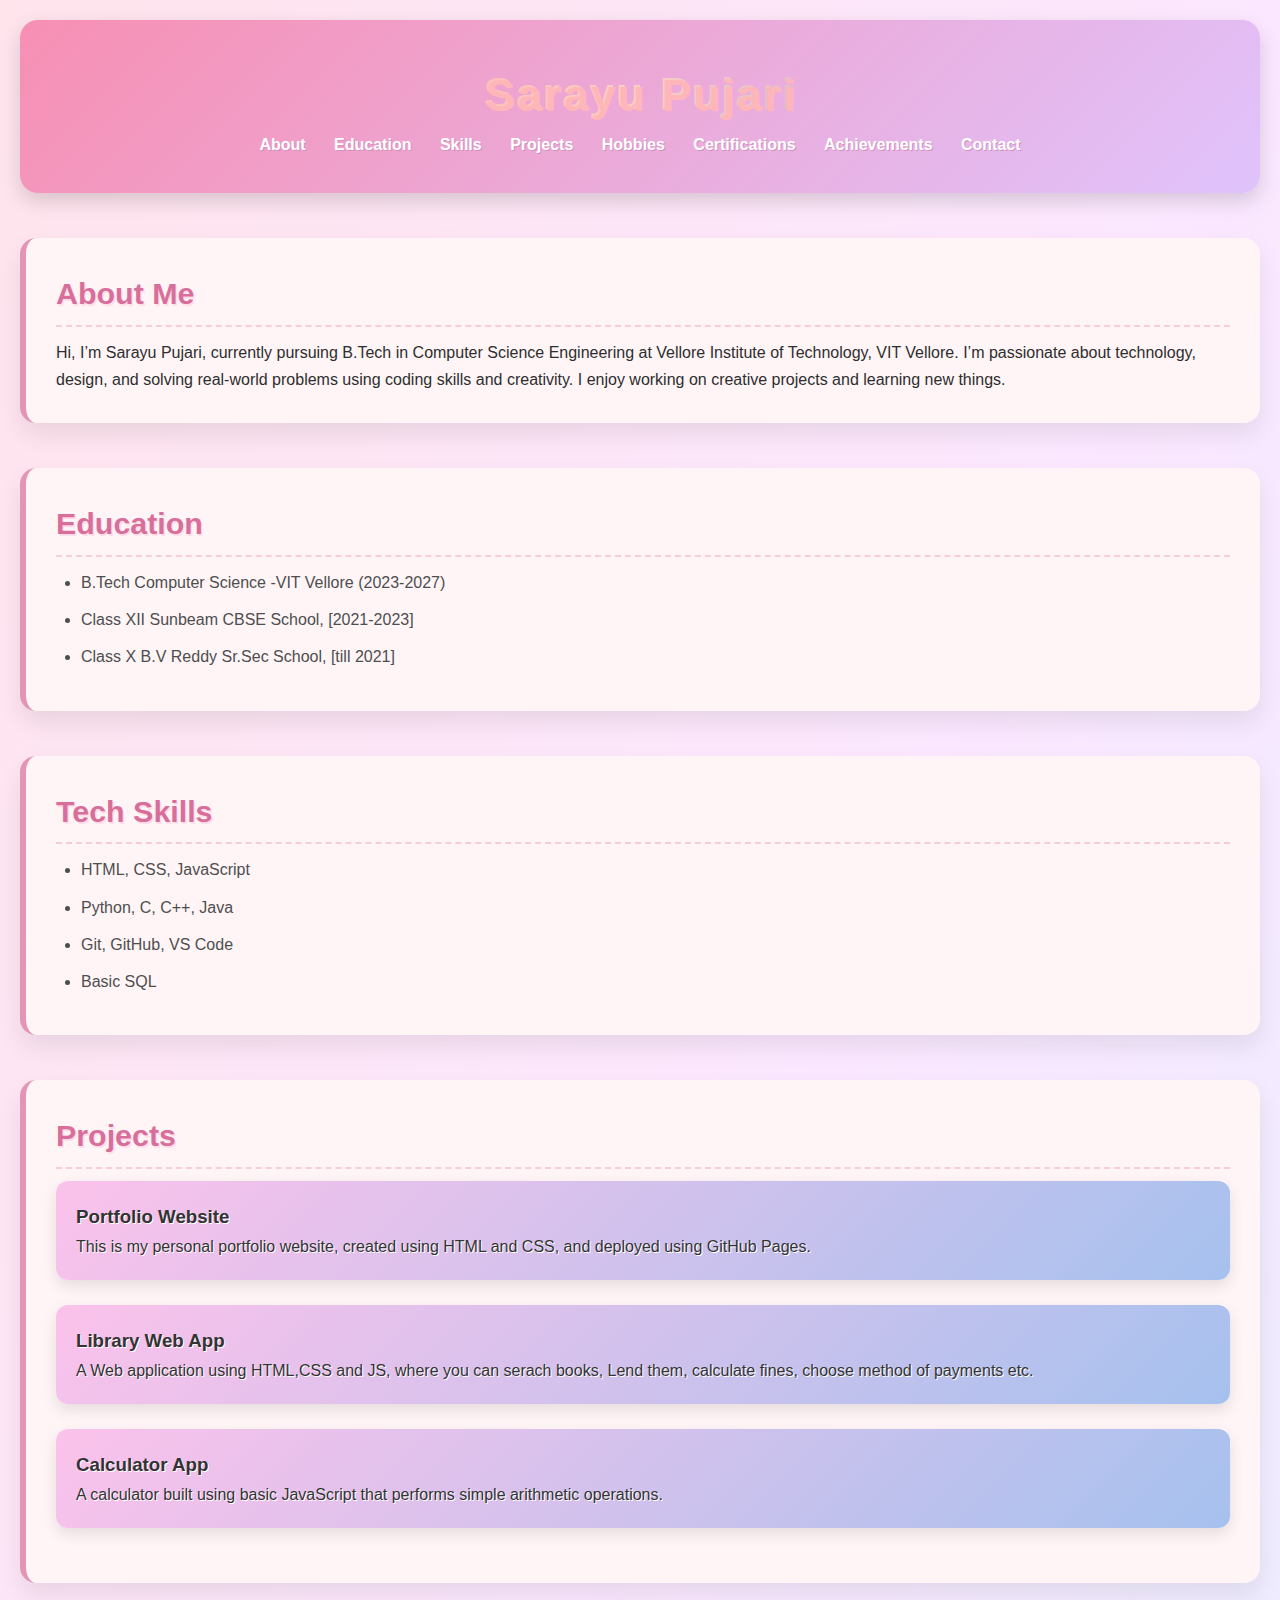
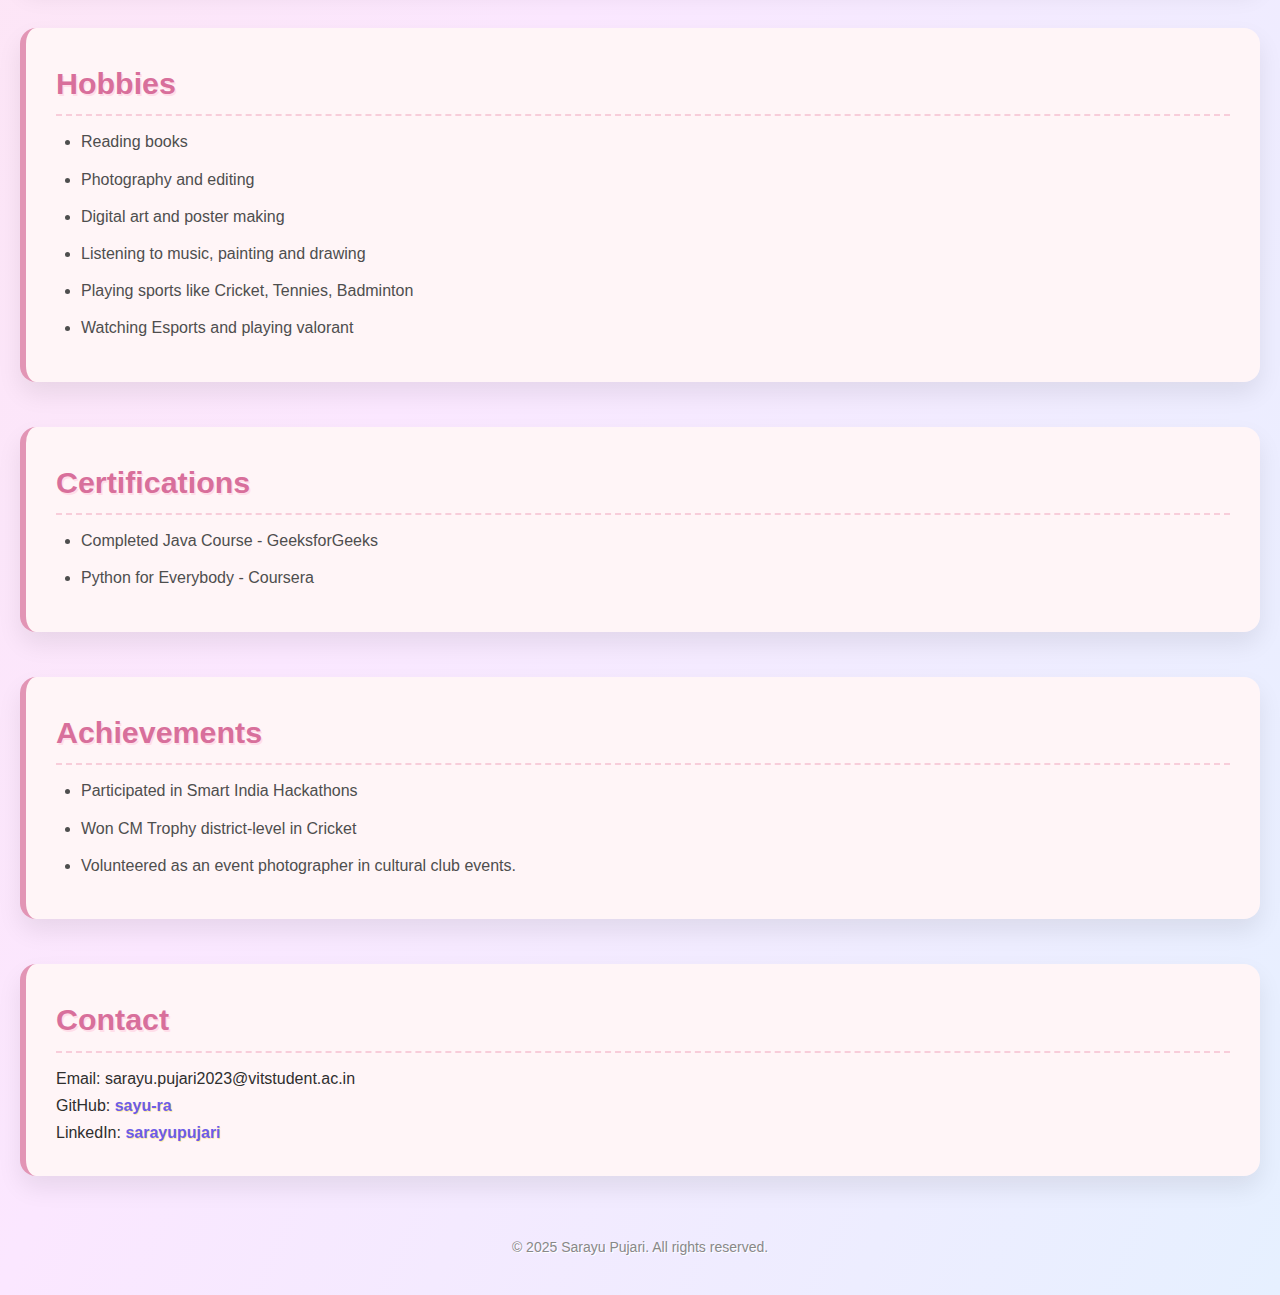
<file: index.html>
<!DOCTYPE html>
<html lang="en">
<head>
  <meta charset="UTF-8" />
  <meta name="viewport" content="width=device-width, initial-scale=1.0" />
  <title>Sarayu Pujari | Portfolio</title>
  <link rel="stylesheet" href="style.css" />
</head>
<body>

  <header>
    <h1>Sarayu Pujari</h1>
    <nav>
      <a href="#about">About</a>
      <a href="#education">Education</a>
      <a href="#skills">Skills</a>
      <a href="#projects">Projects</a>
      <a href="#hobbies">Hobbies</a>
      <a href="#certifications">Certifications</a>
      <a href="#achievements">Achievements</a>
      <a href="#contact">Contact</a>
    </nav>
  </header>

  <section id="about">
    <h2>About Me</h2>
    <p>Hi, I’m Sarayu Pujari, currently pursuing B.Tech in Computer Science Engineering at Vellore Institute of Technology, VIT Vellore. 
        I’m passionate about technology, design, and solving real-world problems using coding skills and creativity. 
        I enjoy working on creative projects and learning new things.</p>
  </section>

  <section id="education">
    <h2>Education</h2>
    <ul>
      <li>B.Tech Computer Science -VIT Vellore (2023-2027)</li>
      <li>Class XII  Sunbeam CBSE School, [2021-2023]</li>
      <li>Class X B.V  Reddy Sr.Sec School, [till 2021]</li>
    </ul>
  </section>

  <section id="skills">
    <h2> Tech Skills</h2>
    <ul>
      <li>HTML, CSS, JavaScript</li>
      <li>Python, C, C++, Java</li>
      <li>Git, GitHub, VS Code</li>
      <li>Basic SQL</li>
    </ul>
  </section>

  <section id="projects">
    <h2>Projects</h2>
    <div class="project">
      <h3>Portfolio Website</h3>
      <p>This is my personal portfolio website, created using HTML and CSS, and deployed using GitHub Pages.</p>
    </div>
    <div class="project">
      <h3>Library Web App</h3>
      <p>A Web application using HTML,CSS and JS, where you can serach books, Lend them, calculate fines, choose method of payments etc.</p>
    </div>
    <div class="project">
        <h3>Calculator App</h3>
        <p>A calculator built using basic JavaScript that performs simple arithmetic operations.</p>
      </div>
  </section>

  <section id="hobbies">
    <h2>Hobbies</h2>
    <ul>
      <li>Reading books</li>
      <li>Photography and editing</li>
      <li>Digital art and poster making</li>
      <li>Listening to music, painting and drawing</li>
      <li>Playing sports like Cricket, Tennies, Badminton</li>
      <li>Watching Esports and playing valorant</li>
    </ul>
  </section>

  <section id="certifications">
    <h2>Certifications</h2>
    <ul>
      <li>Completed Java Course - GeeksforGeeks</li>
      <li>Python for Everybody - Coursera</li>
    </ul>
  </section>

  <section id="achievements">
    <h2>Achievements</h2>
    <ul>
      <li>Participated in Smart India Hackathons</li>
      <li>Won CM Trophy district-level in Cricket</li>
      <li>Volunteered as an event photographer in cultural club events.</li>
    </ul>
  </section>

  <section id="contact">
    <h2>Contact</h2>
    <p>Email: sarayu.pujari2023@vitstudent.ac.in</p>
    <p>GitHub: <a href="https://github.com/sayu-ra" target="_blank">sayu-ra</a></p>
    <p>LinkedIn: <a href="https://linkedin.com/in/sarayupujari" target="_blank">sarayupujari</a></p>
  </section>

  <footer>
    <p>© 2025 Sarayu Pujari. All rights reserved.</p>
  </footer>

</body>
</html>
</file>
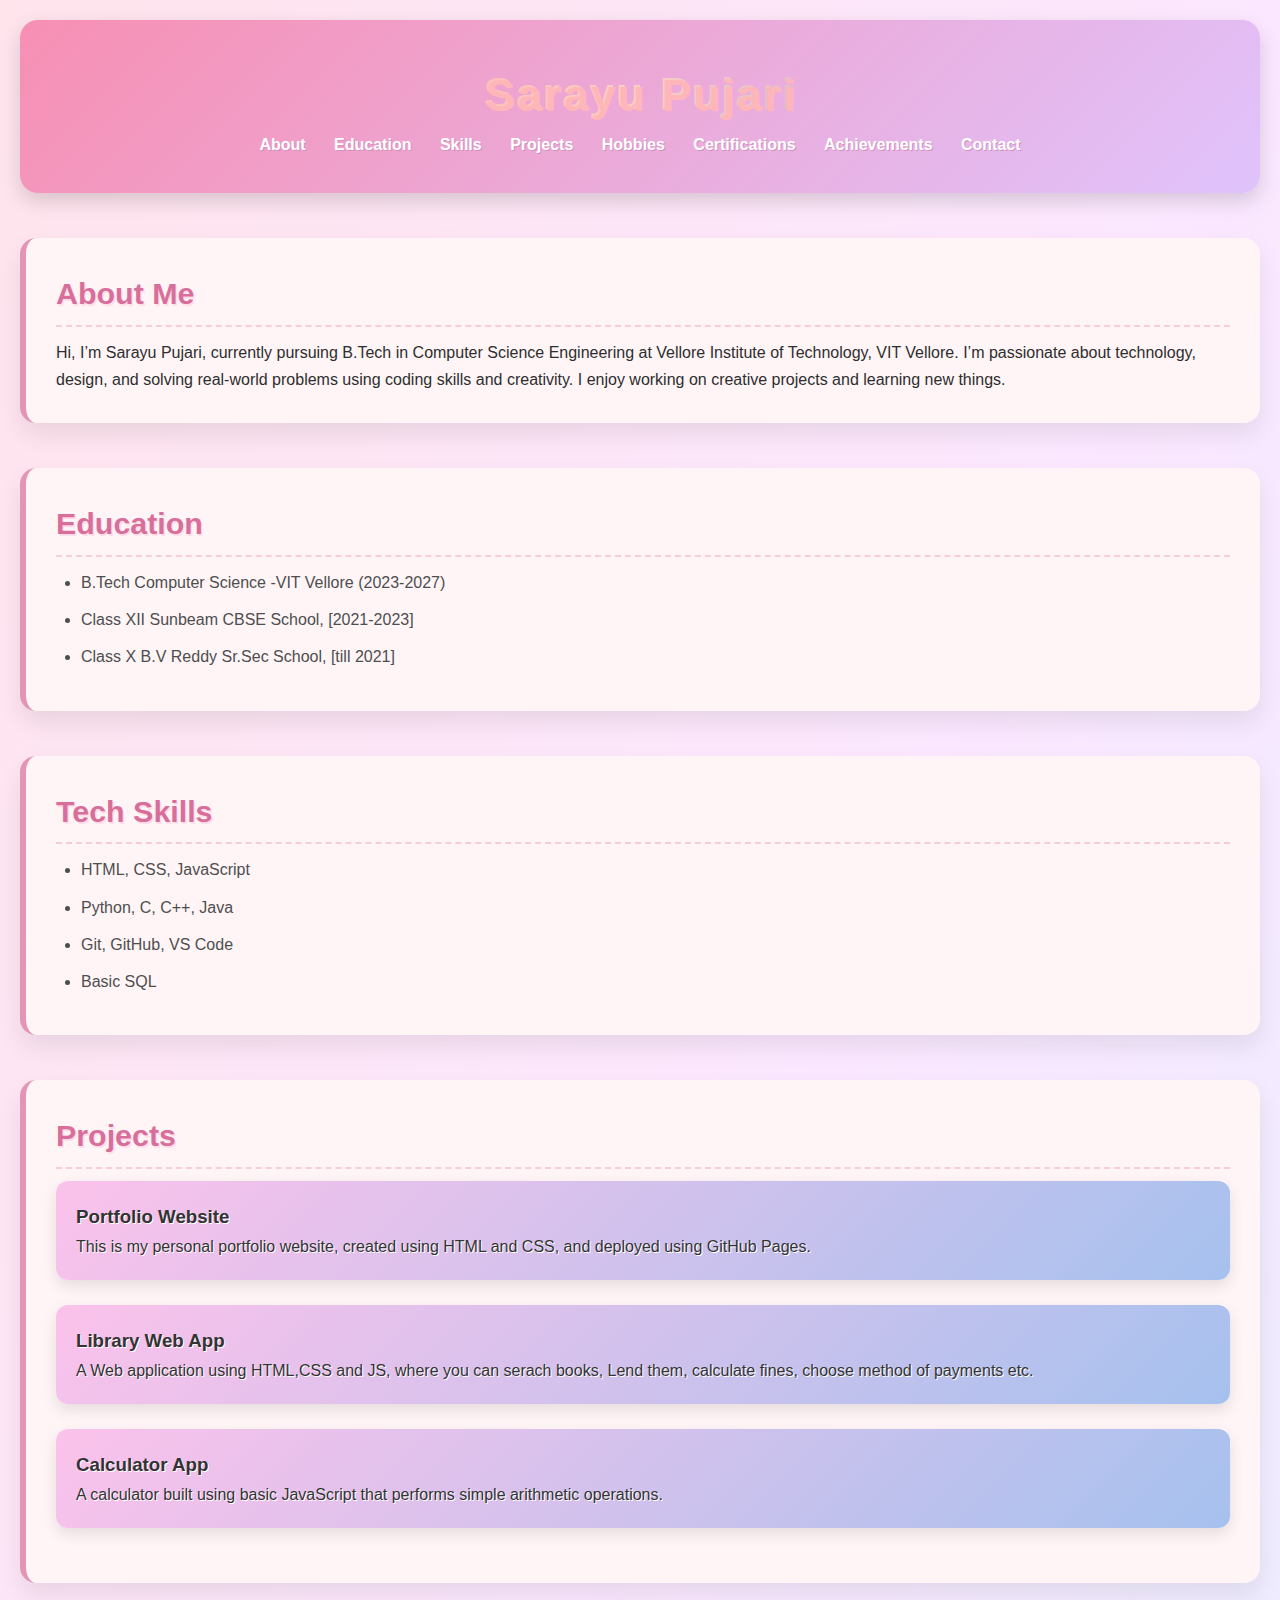
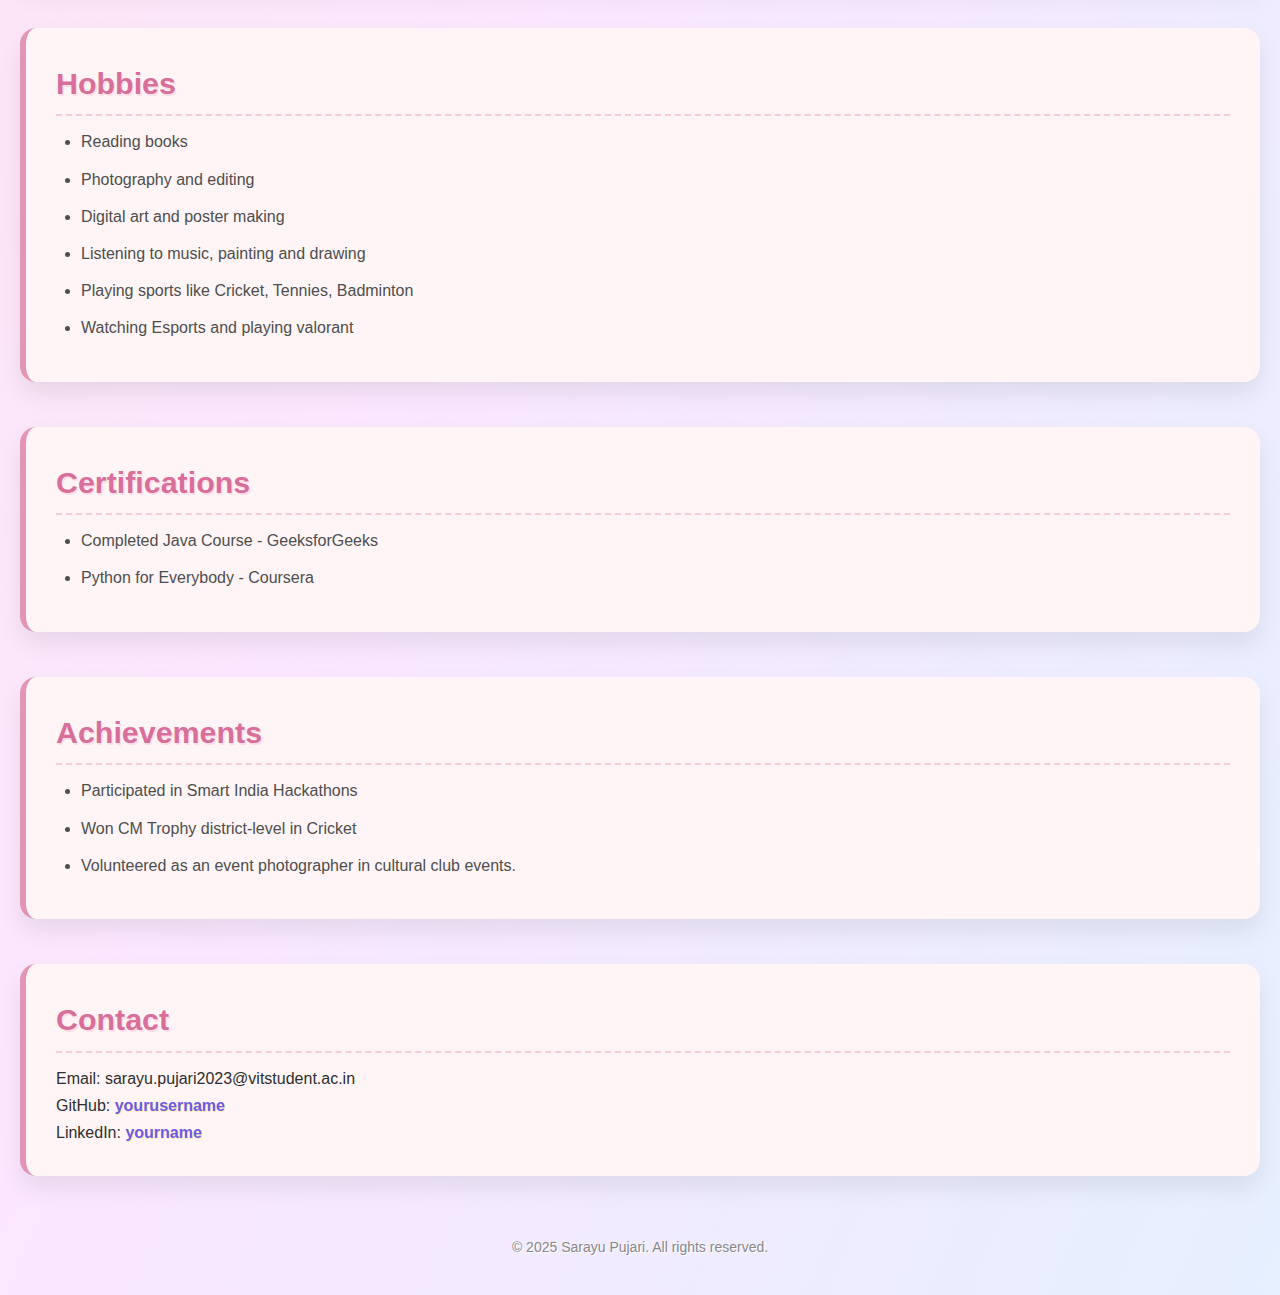
<file: Portfolio.html>
<!DOCTYPE html>
<html lang="en">
<head>
  <meta charset="UTF-8" />
  <meta name="viewport" content="width=device-width, initial-scale=1.0" />
  <title>Sarayu Pujari | Portfolio</title>
  <link rel="stylesheet" href="style.css" />
</head>
<body>

  <header>
    <h1>Sarayu Pujari</h1>
    <nav>
      <a href="#about">About</a>
      <a href="#education">Education</a>
      <a href="#skills">Skills</a>
      <a href="#projects">Projects</a>
      <a href="#hobbies">Hobbies</a>
      <a href="#certifications">Certifications</a>
      <a href="#achievements">Achievements</a>
      <a href="#contact">Contact</a>
    </nav>
  </header>

  <section id="about">
    <h2>About Me</h2>
    <p>Hi, I’m Sarayu Pujari, currently pursuing B.Tech in Computer Science Engineering at Vellore Institute of Technology, VIT Vellore. 
        I’m passionate about technology, design, and solving real-world problems using coding skills and creativity. 
        I enjoy working on creative projects and learning new things.</p>
  </section>

  <section id="education">
    <h2>Education</h2>
    <ul>
      <li>B.Tech Computer Science -VIT Vellore (2023-2027)</li>
      <li>Class XII  Sunbeam CBSE School, [2021-2023]</li>
      <li>Class X B.V  Reddy Sr.Sec School, [till 2021]</li>
    </ul>
  </section>

  <section id="skills">
    <h2> Tech Skills</h2>
    <ul>
      <li>HTML, CSS, JavaScript</li>
      <li>Python, C, C++, Java</li>
      <li>Git, GitHub, VS Code</li>
      <li>Basic SQL</li>
    </ul>
  </section>

  <section id="projects">
    <h2>Projects</h2>
    <div class="project">
      <h3>Portfolio Website</h3>
      <p>This is my personal portfolio website, created using HTML and CSS, and deployed using GitHub Pages.</p>
    </div>
    <div class="project">
      <h3>Library Web App</h3>
      <p>A Web application using HTML,CSS and JS, where you can serach books, Lend them, calculate fines, choose method of payments etc.</p>
    </div>
    <div class="project">
        <h3>Calculator App</h3>
        <p>A calculator built using basic JavaScript that performs simple arithmetic operations.</p>
      </div>
  </section>

  <section id="hobbies">
    <h2>Hobbies</h2>
    <ul>
      <li>Reading books</li>
      <li>Photography and editing</li>
      <li>Digital art and poster making</li>
      <li>Listening to music, painting and drawing</li>
      <li>Playing sports like Cricket, Tennies, Badminton</li>
      <li>Watching Esports and playing valorant</li>
    </ul>
  </section>

  <section id="certifications">
    <h2>Certifications</h2>
    <ul>
      <li>Completed Java Course - GeeksforGeeks</li>
      <li>Python for Everybody - Coursera</li>
    </ul>
  </section>

  <section id="achievements">
    <h2>Achievements</h2>
    <ul>
      <li>Participated in Smart India Hackathons</li>
      <li>Won CM Trophy district-level in Cricket</li>
      <li>Volunteered as an event photographer in cultural club events.</li>
    </ul>
  </section>

  <section id="contact">
    <h2>Contact</h2>
    <p>Email: sarayu.pujari2023@vitstudent.ac.in</p>
    <p>GitHub: <a href="https://github.com/sayu-ra" target="_blank">yourusername</a></p>
    <p>LinkedIn: <a href="https://linkedin.com/in/sarayupujari" target="_blank">yourname</a></p>
  </section>

  <footer>
    <p>© 2025 Sarayu Pujari. All rights reserved.</p>
  </footer>

</body>
</html>
</file>
<file: style.css>
/* Reset */
* {
    margin: 0;
    padding: 0;
    box-sizing: border-box;
    scroll-behavior: smooth;
    font-family: 'Poppins', sans-serif;
  }
  
  body {
    background: linear-gradient(to bottom right, #ffe4ec, #fbe7ff, #e6f0ff);
    color: #2e2e2e;
    line-height: 1.7;
    padding: 20px;
  }
  
  /* Header */
  header {
    background: linear-gradient(135deg, #f78fb3, #e0c3fc);
    color: white;
    padding: 35px 20px;
    text-align: center;
    border-radius: 18px;
    box-shadow: 0 8px 20px rgba(0, 0, 0, 0.15);
    animation: fadeIn 1s ease-in;
  }
  
  header h1 {
    font-size: 2.8rem;
    letter-spacing: 2px;
    background: linear-gradient(to right, #ff9a9e, #fad0c4, #a18cd1);
    -webkit-background-clip: text;
    -webkit-text-fill-color: transparent;
    text-shadow: 2px 2px #ffb6b9;
  }
  
  nav a {
    color: #fff;
    margin: 0 12px;
    font-weight: bold;
    text-decoration: none;
    transition: all 0.3s ease;
    text-shadow: 1px 1px #d291bc;
  }
  
  nav a:hover {
    color: #ffeaa7;
    text-shadow: 2px 2px #ff6b81;
  }
  
  /* Sections */
  section {
    margin: 45px 0;
    padding: 30px;
    background: #fff5f7;
    border-radius: 16px;
    border-left: 6px solid #e295b5;
    box-shadow: 0 12px 24px rgba(0, 0, 0, 0.08);
    animation: slideUp 0.8s ease;
  }
  
  section h2 {
    font-size: 1.9rem;
    margin-bottom: 12px;
    color: #d86f9b;
    border-bottom: 2px dashed #f8cdda;
    padding-bottom: 5px;
    text-shadow: 1.5px 1.5px #ffdee9;
  }
  
  ul {
    padding-left: 25px;
    margin-top: 10px;
  }
  
  ul li {
    margin-bottom: 10px;
    color: #4e4e4e;
  }
  
  /* Project Cards */
  .project {
    margin-bottom: 25px;
    padding: 20px;
    background: linear-gradient(135deg, #fbc2eb 0%, #a6c1ee 100%);
    border-radius: 12px;
    box-shadow: 0 6px 15px rgba(0, 0, 0, 0.1);
    color: #333;
    text-shadow: 1px 1px #fff;
  }
  
  /* Contact Section */
  section#contact a {
    color: #6c5ce7;
    font-weight: 600;
    text-decoration: none;
    text-shadow: 1px 1px #ffeaa7;
  }
  
  section#contact a:hover {
    text-decoration: underline;
  }
  
  /* Footer */
  footer {
    text-align: center;
    padding: 15px;
    font-size: 14px;
    color: #888;
    margin-top: 40px;
    text-shadow: 1px 1px #fff;
  }
  
  /* Keyframe Animations */
  @keyframes fadeIn {
    from { opacity: 0; transform: translateY(-30px); }
    to   { opacity: 1; transform: translateY(0); }
  }
  
  @keyframes slideUp {
    from { opacity: 0; transform: translateY(50px); }
    to   { opacity: 1; transform: translateY(0); }
  }
  
  /* Responsive */
  @media (max-width: 768px) {
    nav a {
      display: block;
      margin: 10px 0;
    }
  
    section {
      padding: 20px;
    }
  
    header h1 {
      font-size: 2rem;
    }
  }
</file>
